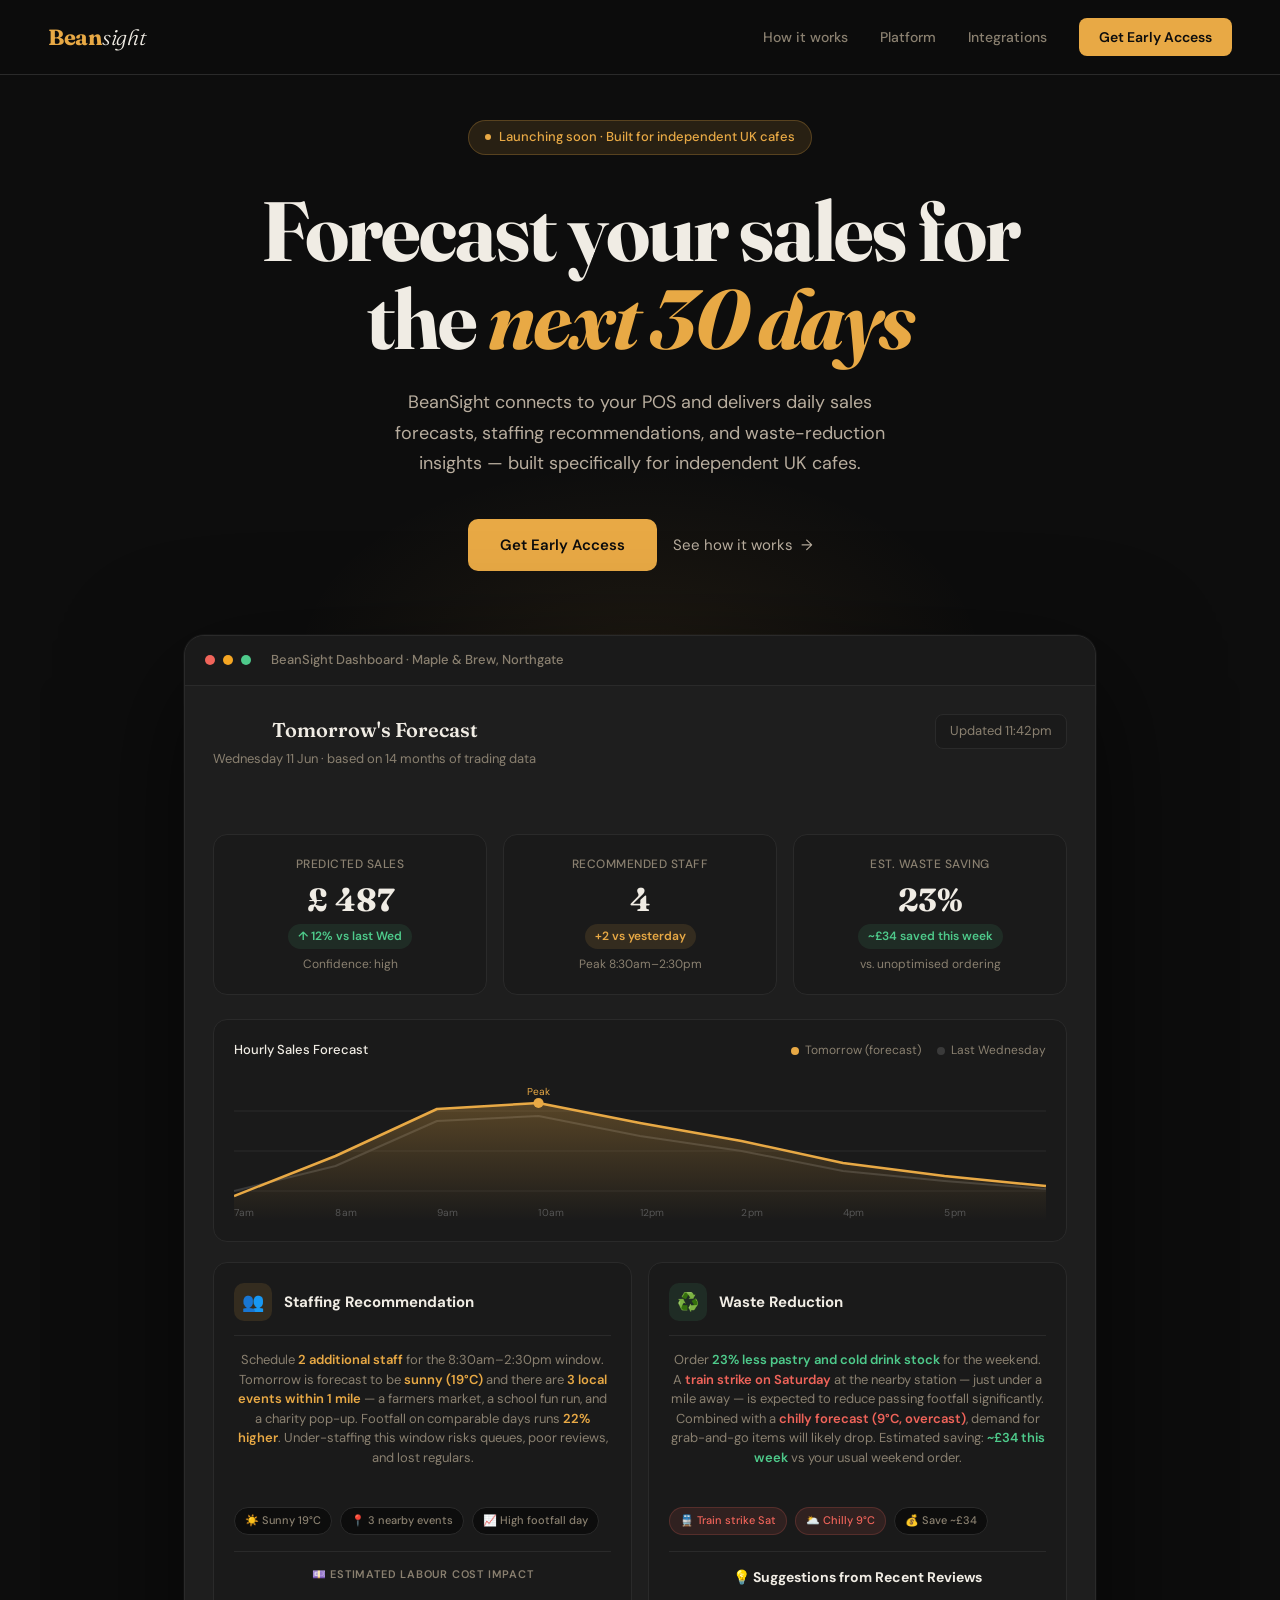
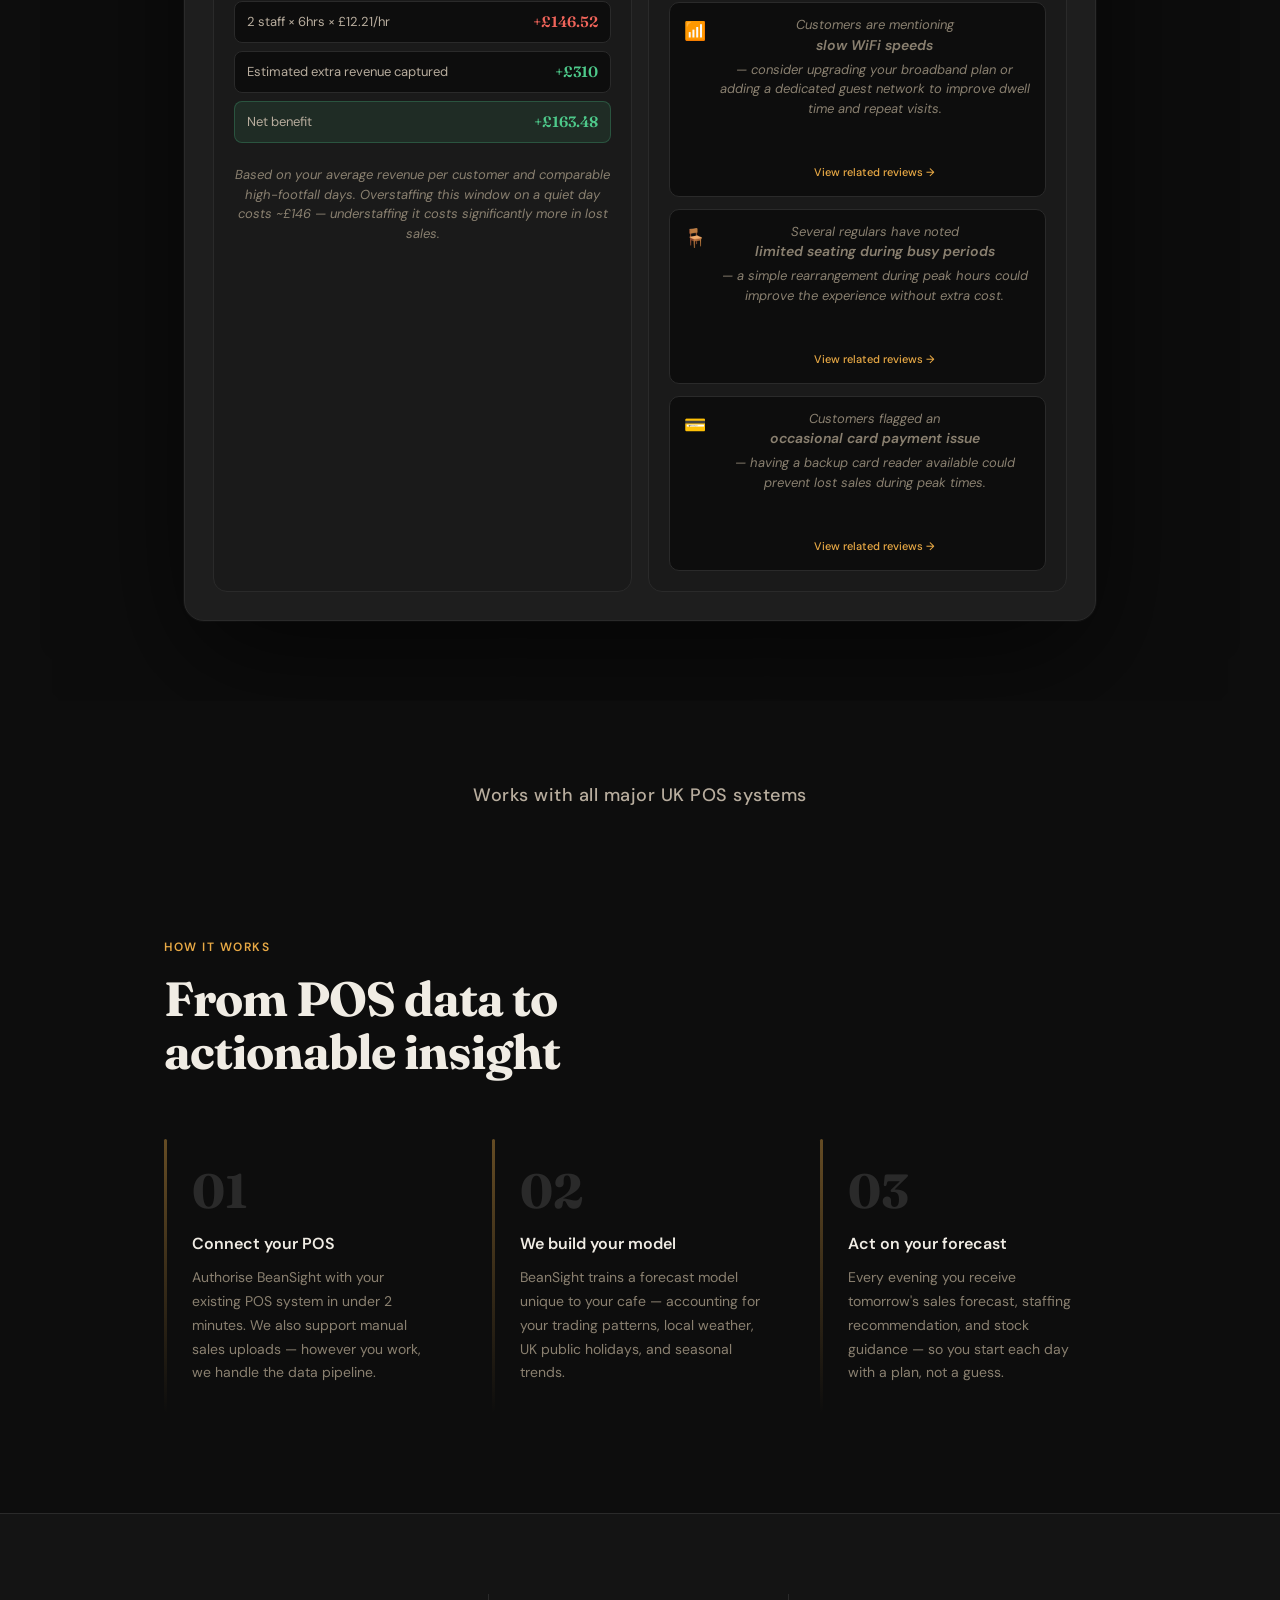
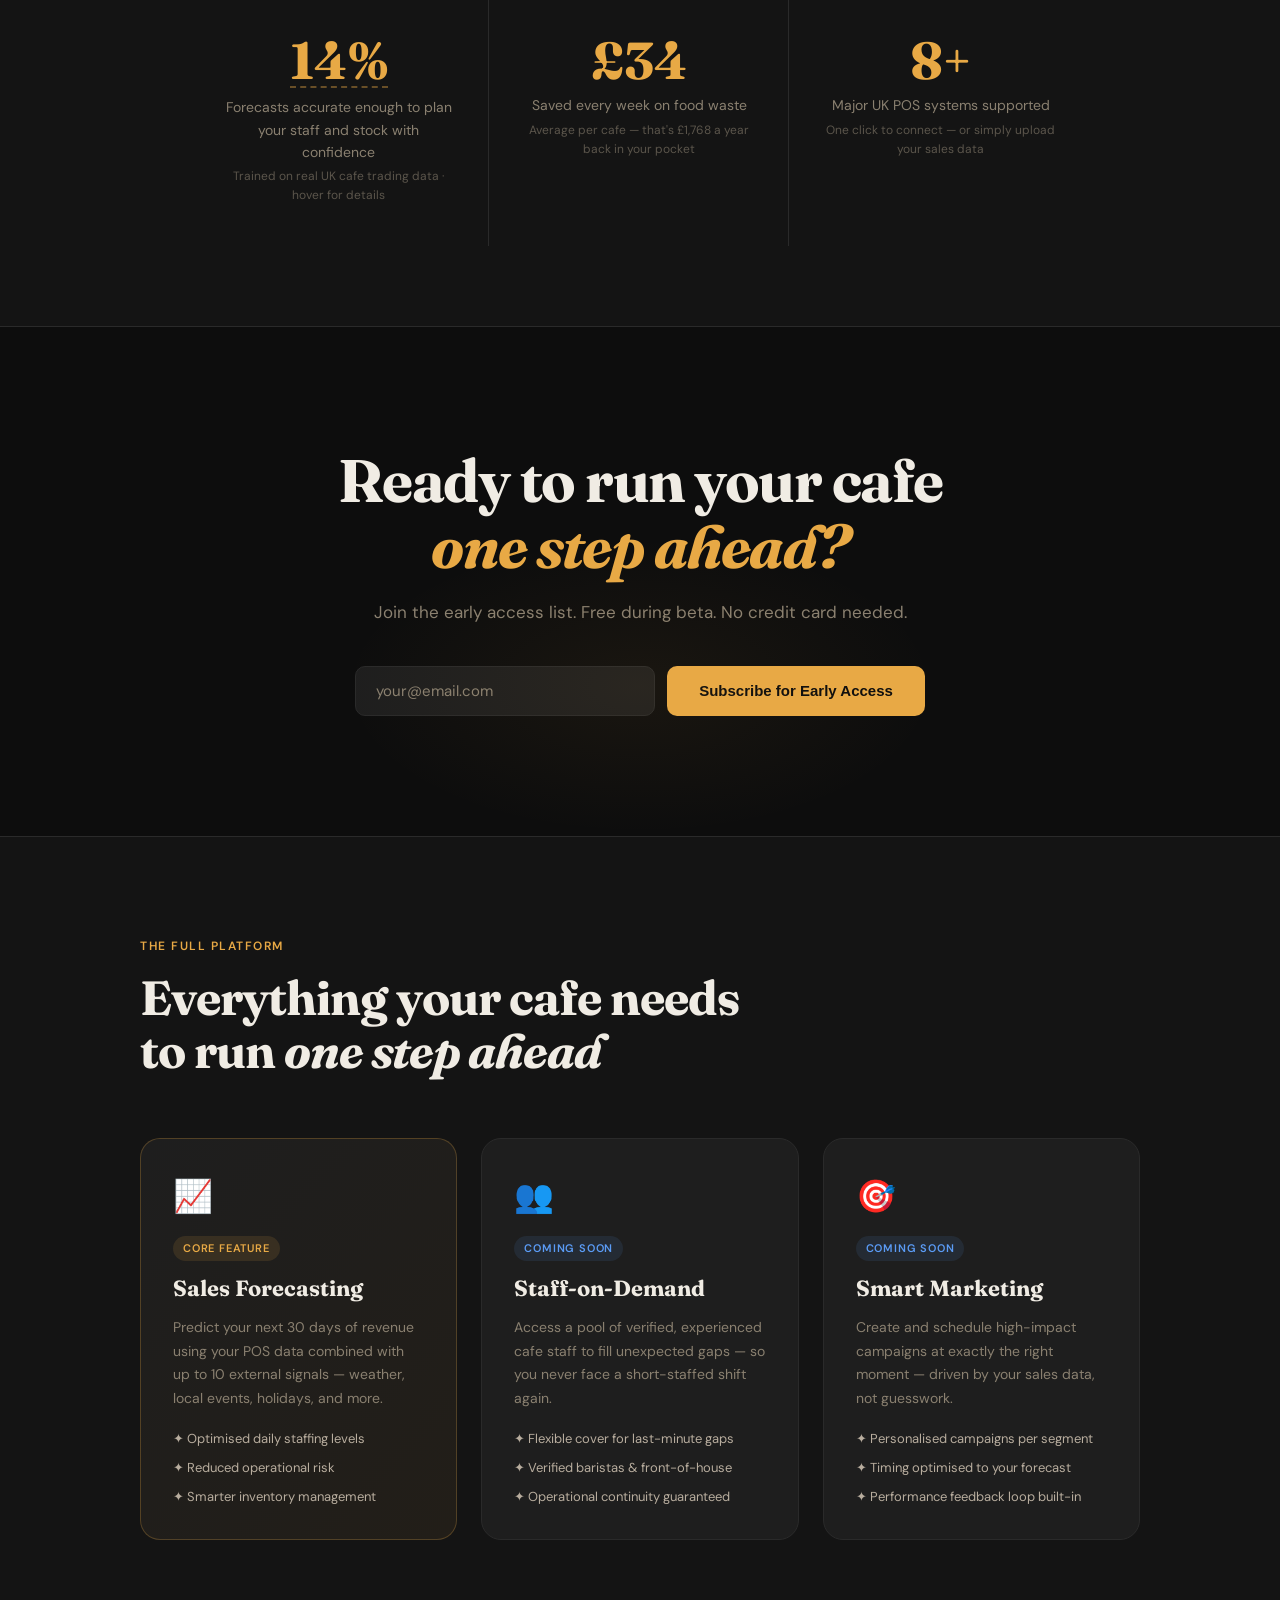
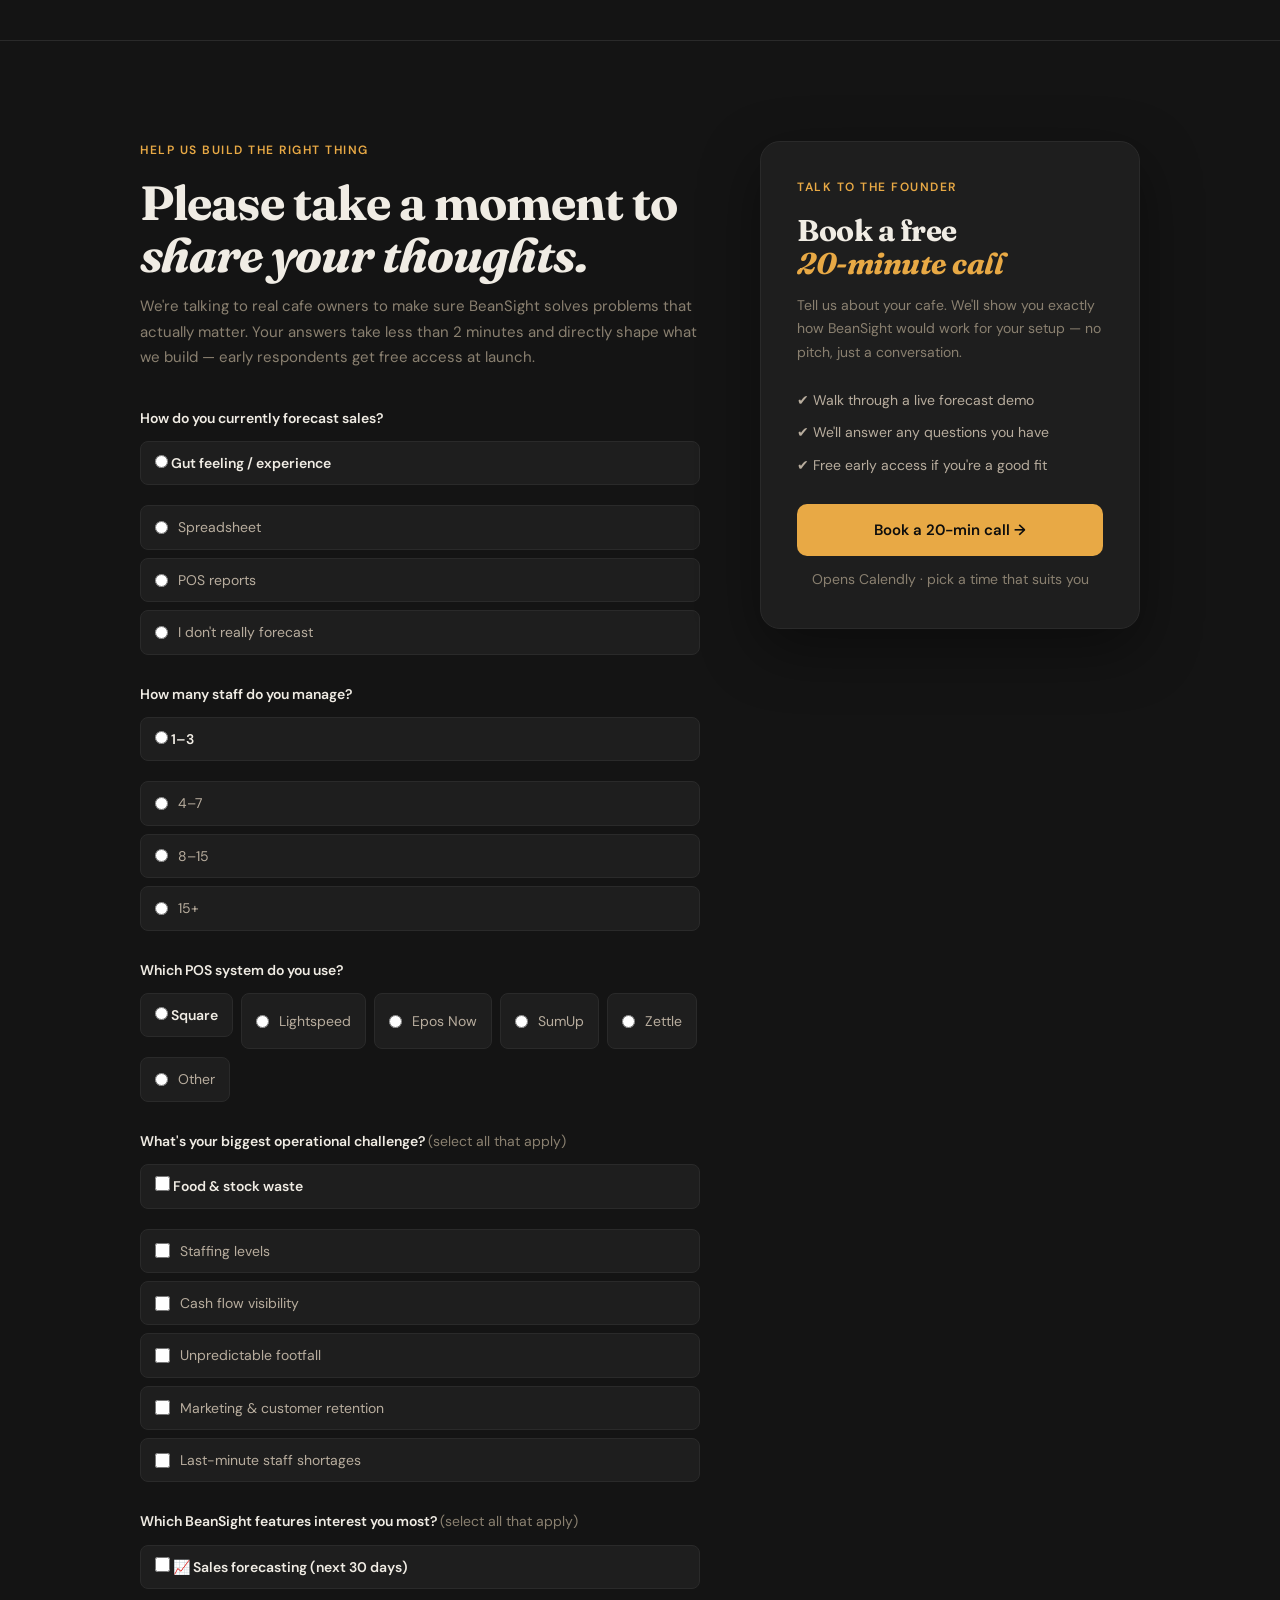
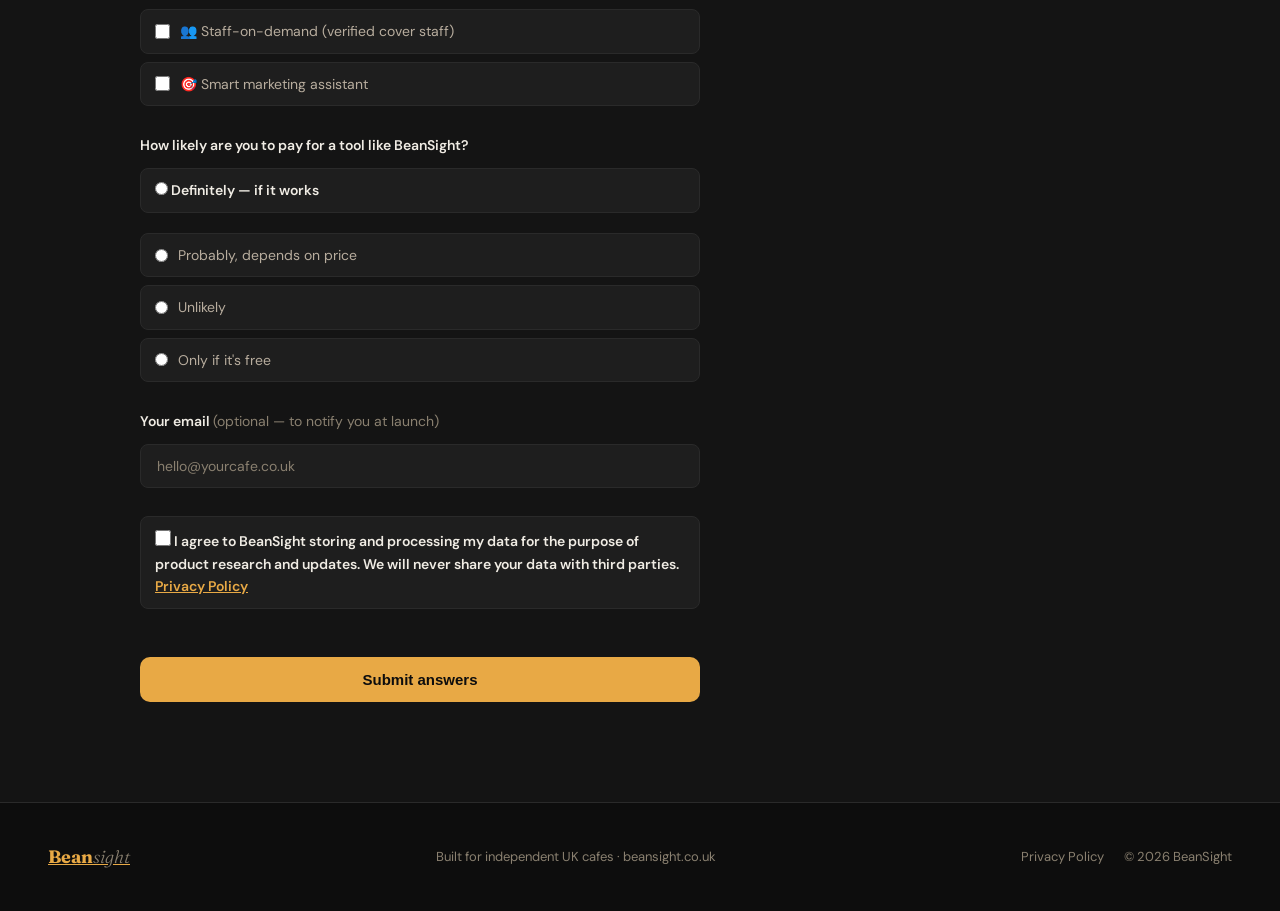
<file: index.html>
<!DOCTYPE html>
<html lang="en">
<head>
  <meta charset="UTF-8" />
  <meta name="viewport" content="width=device-width, initial-scale=1.0" />
  <title>BeanSight – Smarter Forecasting for Independent Cafes</title>
  <link rel="preconnect" href="https://fonts.googleapis.com" />
  <link rel="preconnect" href="https://fonts.gstatic.com" crossorigin />
  <link href="https://fonts.googleapis.com/css2?family=Fraunces:ital,wght@0,300;0,400;0,600;0,700;1,300;1,400&family=DM+Sans:wght@300;400;500;600&display=swap" rel="stylesheet" />
  <link rel="icon" type="image/png" href="favicon-32x32.png" />
  <style>
    *, *::before, *::after { box-sizing: border-box; margin: 0; padding: 0; }

    :root {
      --bg: #0d0d0d;
      --bg2: #141414;
      --bg3: #1a1a1a;
      --card: #1e1e1e;
      --border: #2a2a2a;
      --amber: #e8a945;
      --amber-light: #f2c06e;
      --amber-dim: rgba(232,169,69,0.12);
      --green: #4eca8b;
      --green-dim: rgba(78,202,139,0.1);
      --red: #f0645a;
      --red-dim: rgba(240,100,90,0.1);
      --blue: #5b9cf6;
      --text: #f0ece4;
      --text-muted: #8a8070;
      --text-mid: #b8ad9e;
      --radius: 14px;
    }

    html { scroll-behavior: smooth; }

    body {
      background: var(--bg);
      color: var(--text);
      font-family: 'DM Sans', sans-serif;
      font-size: 16px;
      line-height: 1.6;
      overflow-x: hidden;
      width: 100%;
      max-width: 100vw;
    }

    /* ── NAV ── */
    nav {
      position: fixed; top: 0; left: 0; right: 0; z-index: 100;
      display: flex; align-items: center; justify-content: space-between;
      padding: 18px 48px;
      background: rgba(13,13,13,0.85);
      backdrop-filter: blur(16px);
      border-bottom: 1px solid var(--border);
    }
    .nav-logo {
      font-family: 'Fraunces', serif;
      font-size: 22px; font-weight: 700;
      color: var(--amber);
      letter-spacing: -0.3px;
      text-decoration: none;
    }
    .nav-logo span { color: var(--text); font-weight: 300; font-style: italic; }
    .nav-links { display: flex; gap: 32px; align-items: center; }
    .nav-links a {
      color: var(--text-muted); text-decoration: none;
      font-size: 14px; font-weight: 500;
      transition: color 0.2s;
    }
    .nav-links a:hover { color: var(--text); }
    .nav-cta {
      background: var(--amber); color: #0d0d0d !important;
      padding: 8px 20px; border-radius: 8px;
      font-weight: 600 !important; font-size: 14px !important;
      transition: background 0.2s !important;
    }
    .nav-cta:hover { background: var(--amber-light) !important; color: #0d0d0d !important; }

    /* ── HERO ── */
    .hero {
      min-height: 100vh;
      display: flex; flex-direction: column;
      align-items: center; justify-content: center;
      text-align: center;
      padding: 120px 24px 80px;
      position: relative;
      overflow: hidden;
      width: 100%;
    }
    .hero-glow {
      position: absolute; top: 20%; left: 50%;
      transform: translateX(-50%);
      width: 700px; height: 400px;
      background: radial-gradient(ellipse, rgba(232,169,69,0.08) 0%, transparent 70%);
      pointer-events: none;
    }
    .hero-badge {
      display: inline-flex; align-items: center; gap: 8px;
      background: var(--amber-dim); border: 1px solid rgba(232,169,69,0.25);
      color: var(--amber); font-size: 13px; font-weight: 500;
      padding: 6px 16px; border-radius: 100px;
      margin-bottom: 32px;
      animation: fadeUp 0.6s ease both;
    }
    .hero-badge::before {
      content: ''; width: 6px; height: 6px;
      border-radius: 50%; background: var(--amber);
      animation: pulse 2s ease infinite;
    }
    @keyframes pulse {
      0%,100% { opacity: 1; transform: scale(1); }
      50% { opacity: 0.5; transform: scale(0.8); }
    }
    .hero h1 {
      font-family: 'Fraunces', serif;
      font-size: clamp(44px, 7vw, 84px);
      font-weight: 700; line-height: 1.05;
      letter-spacing: -2px;
      margin-bottom: 24px;
      animation: fadeUp 0.6s 0.1s ease both;
    }
    .hero h1 em {
      font-style: italic; color: var(--amber);
    }
    .hero p {
      max-width: 520px; font-size: 18px;
      color: var(--text-mid); line-height: 1.7;
      margin-bottom: 40px;
      animation: fadeUp 0.6s 0.2s ease both;
    }
    .hero-actions {
      display: flex; gap: 16px; align-items: center;
      animation: fadeUp 0.6s 0.3s ease both;
    }
    .btn-primary {
      background: var(--amber); color: #0d0d0d;
      padding: 14px 32px; border-radius: 10px;
      font-size: 15px; font-weight: 600;
      text-decoration: none; border: none; cursor: pointer;
      transition: background 0.2s, transform 0.15s;
      display: inline-block;
    }
    .btn-primary:hover { background: var(--amber-light); transform: translateY(-1px); }
    .btn-ghost {
      color: var(--text-mid); font-size: 15px;
      text-decoration: none; display: flex; align-items: center; gap: 8px;
      transition: color 0.2s;
    }
    .btn-ghost:hover { color: var(--text); }
    .btn-ghost::after { content: '→'; transition: transform 0.2s; }
    .btn-ghost:hover::after { transform: translateX(4px); }

    @keyframes fadeUp {
      from { opacity: 0; transform: translateY(20px); }
      to { opacity: 1; transform: translateY(0); }
    }

    /* ── DASHBOARD MOCKUP ── */
    .dashboard-wrap {
      width: 100%; max-width: 960px;
      margin: 64px auto 0;
      padding: 0 24px;
      animation: fadeUp 0.8s 0.4s ease both;
      box-sizing: border-box;
    }
    .dashboard {
      background: var(--card);
      border: 1px solid var(--border);
      border-radius: 20px;
      overflow: hidden;
      box-shadow: 0 40px 120px rgba(0,0,0,0.6), 0 0 0 1px rgba(255,255,255,0.04);
      width: 100%;
    }
    .dashboard-bar {
      background: var(--bg3); padding: 14px 20px;
      display: flex; align-items: center; gap: 8px;
      border-bottom: 1px solid var(--border);
    }
    .dot { width: 10px; height: 10px; border-radius: 50%; }
    .dot-r { background: #f0645a; }
    .dot-y { background: #f5a623; }
    .dot-g { background: #4eca8b; }
    .dash-title {
      margin-left: 12px; font-size: 13px; color: var(--text-muted);
      font-weight: 500;
    }
    .dashboard-inner { padding: 28px; }
    .dash-header {
      display: flex; justify-content: space-between; align-items: flex-start;
      margin-bottom: 24px;
    }
    .dash-header h3 {
      font-family: 'Fraunces', serif;
      font-size: 20px; font-weight: 600;
      color: var(--text);
    }
    .dash-header p { font-size: 13px; color: var(--text-muted); margin-top: 2px; }
    .dash-date {
      font-size: 13px; color: var(--text-muted);
      background: var(--bg3); border: 1px solid var(--border);
      padding: 6px 14px; border-radius: 8px;
    }

    /* Stat cards */
    .stat-row { display: grid; grid-template-columns: repeat(3, 1fr); gap: 16px; margin-bottom: 24px; }
    .stat-card {
      background: var(--bg3); border: 1px solid var(--border);
      border-radius: var(--radius); padding: 20px;
    }
    .stat-label { font-size: 12px; color: var(--text-muted); font-weight: 500; text-transform: uppercase; letter-spacing: 0.5px; margin-bottom: 10px; }
    .stat-value { font-family: 'Fraunces', serif; font-size: 32px; font-weight: 700; line-height: 1; }
    .stat-sub { font-size: 12px; color: var(--text-muted); margin-top: 6px; }
    .stat-pill {
      display: inline-flex; align-items: center; gap: 4px;
      font-size: 12px; font-weight: 600;
      padding: 3px 10px; border-radius: 100px;
      margin-top: 8px;
    }
    .pill-green { background: var(--green-dim); color: var(--green); }
    .pill-amber { background: var(--amber-dim); color: var(--amber); }
    .pill-red { background: var(--red-dim); color: var(--red); }

    /* Chart */
    .chart-area {
      background: var(--bg3); border: 1px solid var(--border);
      border-radius: var(--radius); padding: 20px;
      margin-bottom: 20px;
    }
    .chart-top { display: flex; justify-content: space-between; align-items: center; margin-bottom: 20px; }
    .chart-top span { font-size: 13px; font-weight: 500; }
    .chart-legend { display: flex; gap: 16px; }
    .legend-item { display: flex; align-items: center; gap: 6px; font-size: 12px; color: var(--text-muted); }
    .legend-dot { width: 8px; height: 8px; border-radius: 50%; }

    .chart-svg-wrap { width: 100%; overflow: hidden; }
    svg.chart { width: 100%; height: 140px; overflow: hidden; display: block; }

    /* Insight cards */
    .insight-row { display: grid; grid-template-columns: 1fr 1fr; gap: 16px; align-items: start; }
    .insight-card {
      background: var(--bg3); border: 1px solid var(--border);
      border-radius: var(--radius); padding: 20px;
      display: flex; flex-direction: column; gap: 14px;
      height: 100%;
    }
    .insight-card-header {
      display: flex; align-items: center; gap: 12px;
      padding-bottom: 14px;
      border-bottom: 1px solid var(--border);
    }
    .insight-icon {
      width: 38px; height: 38px; border-radius: 10px;
      display: flex; align-items: center; justify-content: center;
      font-size: 18px; flex-shrink: 0;
    }
    .icon-amber { background: var(--amber-dim); }
    .icon-green { background: var(--green-dim); }
    .insight-text strong { font-size: 14px; font-weight: 600; display: block; margin-bottom: 4px; }
    .insight-text p { font-size: 13px; color: var(--text-muted); line-height: 1.5; }
    .insight-text .highlight { color: var(--amber); font-weight: 600; }
    .insight-text .highlight-green { color: var(--green); font-weight: 600; }
    .insight-text .highlight-red { color: var(--red); font-weight: 600; }
    .signal-tags { display: flex; flex-wrap: wrap; gap: 8px; margin-top: 12px; }
    .signal-tag {
      font-size: 11px; font-weight: 500;
      background: var(--bg); border: 1px solid var(--border);
      color: var(--text-muted); padding: 4px 10px; border-radius: 100px;
    }
    .signal-tag.signal-red {
      background: var(--red-dim); border-color: rgba(240,100,90,0.2);
      color: var(--red);
    }
    .reviews-block {
      margin-top: 16px;
      border-top: 1px solid var(--border);
      padding-top: 14px;
      display: flex; flex-direction: column; gap: 12px;
    }
    .reviews-label {
      font-size: 11px; text-transform: uppercase; letter-spacing: 0.8px;
      color: var(--text-muted); font-weight: 600; margin-bottom: 2px;
    }
    .review-item {
      background: var(--bg); border: 1px solid var(--border);
      border-radius: 10px; padding: 12px 14px;
    }
    .review-stars { font-size: 11px; color: var(--amber); margin-bottom: 5px; letter-spacing: 1px; }
    .review-text { font-size: 12px; color: var(--text-mid); line-height: 1.55; font-style: italic; margin-bottom: 6px; }
    .review-meta { font-size: 11px; color: var(--text-muted); }
    .suggestion-row { display: flex; gap: 12px; align-items: flex-start; }
    .suggestion-icon { font-size: 18px; flex-shrink: 0; margin-top: 2px; }
    .review-link {
      display: inline-block; margin-top: 6px;
      font-size: 11px; color: var(--amber);
      text-decoration: none; font-weight: 500;
      transition: opacity 0.2s;
    }
    .review-link:hover { opacity: 0.75; }
    .cost-grid { display: flex; flex-direction: column; gap: 8px; margin-top: 4px; }
    .cost-row {
      display: flex; justify-content: space-between; align-items: center;
      font-size: 13px; padding: 8px 12px;
      background: var(--bg); border: 1px solid var(--border);
      border-radius: 8px;
    }
    .cost-row-total {
      border-color: rgba(78,202,139,0.25);
      background: var(--green-dim);
    }
    .cost-label { color: var(--text-mid); }
    .cost-value { font-weight: 600; font-family: 'Fraunces', serif; font-size: 15px; }
    .cost-pos { color: var(--green); }
    .cost-neg { color: var(--red); }
    .cost-note {
      font-size: 12px; color: var(--text-muted);
      line-height: 1.55; margin-top: 10px;
      font-style: italic;
    }

    /* ── PLATFORM PILLARS ── */
    .platform-section {
      padding: 100px 24px;
      background: var(--bg2);
      border-top: 1px solid var(--border);
    }
    .platform-inner { max-width: 1000px; margin: 0 auto; }
    .pillars-grid { display: grid; grid-template-columns: repeat(3, 1fr); gap: 24px; }
    .pillar-card {
      background: var(--card); border: 1px solid var(--border);
      border-radius: 20px; padding: 32px;
      display: flex; flex-direction: column; gap: 14px;
      transition: border-color 0.2s;
    }
    .pillar-card:hover { border-color: rgba(232,169,69,0.3); }
    .pillar-active { border-color: rgba(232,169,69,0.25); background: linear-gradient(135deg, #1e1e1e, #221e18); }
    .pillar-icon { font-size: 32px; }
    .pillar-tag {
      display: inline-block; font-size: 11px; font-weight: 600;
      text-transform: uppercase; letter-spacing: 0.8px;
      background: var(--amber-dim); color: var(--amber);
      padding: 4px 10px; border-radius: 100px; width: fit-content;
    }
    .pillar-tag-blue {
      background: rgba(91,156,246,0.1); color: var(--blue);
    }
    .pillar-card h3 {
      font-family: 'Fraunces', serif; font-size: 22px;
      font-weight: 700; line-height: 1.2;
    }
    .pillar-card p { font-size: 14px; color: var(--text-muted); line-height: 1.7; }
    .pillar-list { list-style: none; display: flex; flex-direction: column; gap: 8px; margin-top: 4px; }
    .pillar-list li { font-size: 13px; color: var(--text-mid); }

    /* ── TEAM ── */
    .team-section { padding: 100px 24px; }
    .team-inner { max-width: 1000px; margin: 0 auto; }
    .team-grid { display: grid; grid-template-columns: repeat(4, 1fr); gap: 20px; }
    .team-card {
      background: var(--card); border: 1px solid var(--border);
      border-radius: 16px; padding: 24px;
      display: flex; flex-direction: column; gap: 10px;
    }
    .team-avatar {
      width: 48px; height: 48px; border-radius: 12px;
      background: var(--amber-dim); border: 1px solid rgba(232,169,69,0.25);
      color: var(--amber); font-family: 'Fraunces', serif;
      font-size: 16px; font-weight: 700;
      display: flex; align-items: center; justify-content: center;
    }
    .team-card h4 { font-size: 15px; font-weight: 600; line-height: 1.3; }
    .team-role {
      font-size: 12px; color: var(--amber); font-weight: 500;
      text-transform: uppercase; letter-spacing: 0.5px;
    }
    .team-card p { font-size: 13px; color: var(--text-muted); line-height: 1.6; }

    .survey-section {
      padding: 100px 24px;
      border-top: 1px solid var(--border);
      background: var(--bg2);
    }
    .survey-inner {
      max-width: 1000px; margin: 0 auto;
      display: grid; grid-template-columns: 1fr 380px; gap: 60px; align-items: start;
      width: 100%;
    }
    .survey-desc { font-size: 15px; color: var(--text-muted); line-height: 1.7; margin-bottom: 36px; }
    .survey-form { display: flex; flex-direction: column; gap: 28px; }
    .survey-field label:first-child {
      display: block; font-size: 14px; font-weight: 600;
      margin-bottom: 12px; color: var(--text);
    }
    .radio-group { display: flex; flex-direction: column; gap: 8px; }
    .radio-group-wrap { flex-direction: row; flex-wrap: wrap; gap: 8px; }
    .radio-opt {
      display: flex; align-items: center; gap: 10px;
      font-size: 14px; color: var(--text-mid);
      background: var(--card); border: 1px solid var(--border);
      padding: 10px 14px; border-radius: 8px; cursor: pointer;
      transition: border-color 0.2s, color 0.2s;
    }
    .radio-opt:hover { border-color: var(--amber); color: var(--text); }
    .gdpr-opt { align-items: flex-start; font-size: 13px; line-height: 1.6; }
    .gdpr-opt input { margin-top: 3px; }
    .survey-input {
      width: 100%; background: var(--card); border: 1px solid var(--border);
      color: var(--text); padding: 12px 16px; border-radius: 8px;
      font-size: 14px; font-family: 'DM Sans', sans-serif; outline: none;
      transition: border-color 0.2s;
    }
    .survey-input:focus { border-color: var(--amber); }
    .survey-input::placeholder { color: var(--text-muted); }
    .survey-thanks {
      background: var(--green-dim); border: 1px solid rgba(78,202,139,0.25);
      color: var(--green); padding: 14px 18px; border-radius: 10px;
      font-size: 14px; font-weight: 500; margin-top: 8px;
    }

    /* Calendly card */
    .survey-right { position: sticky; top: 100px; }
    .calendly-card {
      background: var(--card); border: 1px solid var(--border);
      border-radius: 20px; padding: 36px;
      box-shadow: 0 20px 60px rgba(0,0,0,0.4);
    }
    .calendly-card h3 {
      font-family: 'Fraunces', serif;
      font-size: 30px; font-weight: 700;
      line-height: 1.1; letter-spacing: -0.5px;
      margin: 10px 0 14px;
    }
    .calendly-card h3 em { font-style: italic; color: var(--amber); }
    .calendly-card p { font-size: 14px; color: var(--text-muted); line-height: 1.7; margin-bottom: 24px; }
    .call-points {
      list-style: none; display: flex; flex-direction: column; gap: 10px;
      margin-bottom: 28px;
    }
    .call-points li { font-size: 14px; color: var(--text-mid); }
    .call-points li::before { margin-right: 4px; }
    .calendly-btn { display: block; text-align: center; width: 100%; }
    .calendly-note {
      font-size: 12px; color: var(--text-muted);
      text-align: center; margin-top: 12px; margin-bottom: 0 !important;
    }

    @media (max-width: 768px) {
      .survey-inner { grid-template-columns: 1fr; }
      .survey-right { position: static; }
    }

    /* ── LOGOS / POS STRIP ── */
    .pos-section {
      padding: 80px 24px 0;
      text-align: center;
      width: 100%;
    }
    .pos-section p { font-size: 18px; color: var(--text-mid); letter-spacing: 0.5px; margin-bottom: 28px; font-weight: 500; }
    .pos-logos {
      display: flex; flex-wrap: wrap;
      justify-content: center; align-items: center;
      gap: 12px; max-width: 780px; margin: 0 auto;
    }
    .pos-pill {
      background: var(--card); border: 1px solid var(--border);
      color: var(--text-mid); font-size: 13px; font-weight: 500;
      padding: 8px 18px; border-radius: 100px;
      transition: border-color 0.2s, color 0.2s;
    }
    .pos-pill:hover { border-color: var(--amber); color: var(--amber); }

    /* ── HOW IT WORKS ── */
    .how-section {
      padding: 100px 24px;
      max-width: 1000px; margin: 0 auto;
      width: 100%;
    }
    .section-eyebrow {
      font-size: 12px; text-transform: uppercase; letter-spacing: 1.5px;
      color: var(--amber); font-weight: 600; margin-bottom: 16px;
    }
    .section-title {
      font-family: 'Fraunces', serif;
      font-size: clamp(32px, 4vw, 48px);
      font-weight: 700; line-height: 1.1;
      letter-spacing: -1px; margin-bottom: 60px;
    }
    .steps { display: grid; grid-template-columns: repeat(3, 1fr); gap: 32px; }
    .step { position: relative; padding: 28px; }
    .step::before {
      content: ''; position: absolute; top: 0; left: 0;
      width: 3px; height: 100%;
      background: linear-gradient(to bottom, var(--amber), transparent);
      border-radius: 2px; opacity: 0.4;
    }
    .step-num {
      font-family: 'Fraunces', serif; font-size: 48px;
      font-weight: 700; color: var(--border);
      line-height: 1; margin-bottom: 16px;
    }
    .step h4 { font-size: 16px; font-weight: 600; margin-bottom: 10px; }
    .step p { font-size: 14px; color: var(--text-muted); line-height: 1.7; }

    /* ── METRICS ── */
    .metrics-section {
      padding: 80px 24px;
      background: var(--bg2);
      border-top: 1px solid var(--border);
      border-bottom: 1px solid var(--border);
    }
    .metrics-inner { max-width: 900px; margin: 0 auto; }
    .metrics-grid { display: grid; grid-template-columns: repeat(3, 1fr); gap: 2px; }
    .metric-block {
      padding: 40px 32px; text-align: center;
      border-right: 1px solid var(--border);
    }
    .metric-block:last-child { border-right: none; }
    .metric-num {
      font-family: 'Fraunces', serif; font-size: 52px;
      font-weight: 700; color: var(--amber); line-height: 1;
      margin-bottom: 8px;
    }
    .metric-label { font-size: 14px; color: var(--text-muted); }
    .metric-sub { font-size: 12px; color: var(--text-muted); margin-top: 4px; opacity: 0.6; }
    .tooltip-wrap {
      position: relative; display: inline-block;
      cursor: help;
      border-bottom: 2px dashed rgba(232,169,69,0.4);
    }
    .tooltip {
      display: none;
      position: absolute; bottom: 120%; left: 50%;
      transform: translateX(-50%);
      background: var(--card); border: 1px solid var(--border);
      color: var(--text-mid); font-size: 13px;
      font-family: 'DM Sans', sans-serif;
      font-weight: 400; line-height: 1.6;
      padding: 14px 16px; border-radius: 12px;
      width: 280px; text-align: left;
      box-shadow: 0 8px 32px rgba(0,0,0,0.4);
      z-index: 10;
    }
    .tooltip strong { color: var(--amber); font-size: 12px; }
    .tooltip-wrap:hover .tooltip { display: block; }

    /* ── CTA ── */
    .cta-section {
      padding: 120px 24px;
      text-align: center;
      position: relative; overflow: hidden;
    }
    .cta-glow {
      position: absolute; bottom: 0; left: 50%;
      transform: translateX(-50%);
      width: 600px; height: 300px;
      background: radial-gradient(ellipse, rgba(232,169,69,0.06) 0%, transparent 70%);
      pointer-events: none;
    }
    .cta-section h2 {
      font-family: 'Fraunces', serif;
      font-size: clamp(36px, 5vw, 60px);
      font-weight: 700; line-height: 1.1;
      letter-spacing: -1.5px; margin-bottom: 20px;
    }
    .cta-section h2 em { font-style: italic; color: var(--amber); }
    .cta-section p { font-size: 17px; color: var(--text-muted); margin-bottom: 40px; }
    .cta-form {
      display: flex; gap: 12px; justify-content: center;
      flex-wrap: wrap; width: 100%; max-width: 600px; margin: 0 auto;
    }
    .cta-input {
      background: var(--card); border: 1px solid var(--border);
      color: var(--text); padding: 14px 20px;
      border-radius: 10px; font-size: 15px;
      flex: 1; min-width: 200px; max-width: 300px; outline: none;
      font-family: 'DM Sans', sans-serif;
      transition: border-color 0.2s;
    }
    .cta-input:focus { border-color: var(--amber); }
    .cta-input::placeholder { color: var(--text-muted); }

    /* ── FOOTER ── */
    footer {
      padding: 40px 48px;
      border-top: 1px solid var(--border);
      display: flex; justify-content: space-between; align-items: center;
      flex-wrap: wrap; gap: 16px;
    }
    .footer-logo {
      font-family: 'Fraunces', serif; font-size: 18px;
      font-weight: 700; color: var(--amber);
    }
    .footer-logo span { color: var(--text-muted); font-weight: 300; font-style: italic; }
    footer p { font-size: 13px; color: var(--text-muted); }

    @media (max-width: 768px) {
      /* Nav */
      nav { padding: 14px 20px; }
      .nav-links { display: none; }

      /* Hero */
      .hero { padding: 100px 16px 60px; }
      .hero h1 { font-size: 36px; letter-spacing: -1px; }
      .hero p { font-size: 15px; max-width: 100%; }
      .hero-actions { flex-direction: column; align-items: stretch; gap: 12px; width: 100%; }
      .btn-primary { width: 100%; text-align: center; box-sizing: border-box; }
      .btn-ghost { justify-content: center; }

      /* Dashboard */
      .dashboard-wrap { padding: 0 12px; margin-top: 40px; }
      .dashboard-inner { padding: 14px; }
      .stat-row { grid-template-columns: 1fr 1fr; gap: 10px; }
      .stat-value { font-size: 22px; }
      .dash-header { flex-direction: column; gap: 8px; align-items: flex-start; }
      .dash-date { font-size: 11px; }
      .insight-row { grid-template-columns: 1fr; }
      .chart-top { flex-direction: column; gap: 10px; align-items: flex-start; }
      .chart-legend { flex-wrap: wrap; gap: 8px; }

      /* POS */
      .pos-section { padding: 60px 16px 0; }

      /* How it works */
      .how-section { padding: 60px 16px; }
      .steps { grid-template-columns: 1fr; gap: 24px; }
      .step { padding: 20px; }

      /* Metrics */
      .metrics-section { padding: 60px 16px; }
      .metrics-grid { grid-template-columns: 1fr; }
      .metric-block { border-right: none; border-bottom: 1px solid var(--border); padding: 28px 20px; }
      .metric-block:last-child { border-bottom: none; }
      .metric-num { font-size: 40px; }

      /* Platform pillars */
      .platform-section { padding: 60px 16px; }
      .pillars-grid { grid-template-columns: 1fr; gap: 16px; }

      /* CTA */
      .cta-section { padding: 80px 16px; }
      .cta-form { flex-direction: column; align-items: stretch; }
      .cta-input { width: 100%; max-width: 100%; box-sizing: border-box; }

      /* Survey */
      .survey-section { padding: 60px 16px; }
      .survey-inner { grid-template-columns: 1fr; gap: 40px; }
      .survey-right { position: static; }
      .radio-group-wrap { flex-direction: column; }
      .calendly-card { padding: 24px; }

      /* Footer */
      footer { padding: 32px 20px; flex-direction: column; align-items: flex-start; gap: 8px; }
    }

    @media (max-width: 480px) {
      .stat-row { grid-template-columns: 1fr; }
      .hero h1 { font-size: 30px; }
      .dashboard-inner { padding: 10px; }
      .cost-grid .cost-row { flex-direction: column; gap: 4px; align-items: flex-start; }
      .signal-tags { gap: 6px; }
      .signal-tag { font-size: 10px; padding: 3px 8px; }
      .hero-badge { font-size: 11px; padding: 5px 12px; text-align: center; }
    }
  </style>
</head>
<body>

<!-- NAV -->
<nav>
  <a href="/" class="nav-logo">Bean<span>sight</span></a>
  <div class="nav-links">
    <a href="#how">How it works</a>
    <a href="#platform">Platform</a>
    <a href="#pos">Integrations</a>
    <a href="#waitlist" class="nav-cta">Get Early Access</a>
  </div>
</nav>

<!-- HERO -->
<section class="hero">
  <div class="hero-glow"></div>
  <div class="hero-badge">Launching soon · Built for independent UK cafes</div>
  <h1>Forecast your sales for<br/>the <em>next 30 days</em></h1>
  <p>BeanSight connects to your POS and delivers daily sales forecasts, staffing recommendations, and waste-reduction insights — built specifically for independent UK cafes.</p>
  <div class="hero-actions">
    <a href="#waitlist" class="btn-primary">Get Early Access</a>
    <a href="#how" class="btn-ghost">See how it works</a>
  </div>

  <!-- DASHBOARD MOCKUP -->
  <div class="dashboard-wrap">
    <div class="dashboard">
      <div class="dashboard-bar">
        <div class="dot dot-r"></div>
        <div class="dot dot-y"></div>
        <div class="dot dot-g"></div>
        <span class="dash-title">BeanSight Dashboard · Maple & Brew, Northgate</span>
      </div>
      <div class="dashboard-inner">
        <div class="dash-header">
          <div>
            <h3>Tomorrow's Forecast</h3>
            <p>Wednesday 11 Jun · based on 14 months of trading data</p>
          </div>
          <div class="dash-date">Updated 11:42pm</div>
        </div>

        <div class="stat-row">
          <div class="stat-card">
            <div class="stat-label">Predicted Sales</div>
            <div class="stat-value">£ 487</div>
            <div class="stat-pill pill-green">↑ 12% vs last Wed</div>
            <div class="stat-sub">Confidence: high</div>
          </div>
          <div class="stat-card">
            <div class="stat-label">Recommended Staff</div>
            <div class="stat-value">4</div>
            <div class="stat-pill pill-amber">+2 vs yesterday</div>
            <div class="stat-sub">Peak 8:30am–2:30pm</div>
          </div>
          <div class="stat-card">
            <div class="stat-label">Est. Waste Saving</div>
            <div class="stat-value">23%</div>
            <div class="stat-pill pill-green">~£34 saved this week</div>
            <div class="stat-sub">vs. unoptimised ordering</div>
          </div>
        </div>

        <!-- Chart -->
        <div class="chart-area">
          <div class="chart-top">
            <span>Hourly Sales Forecast</span>
            <div class="chart-legend">
              <div class="legend-item"><div class="legend-dot" style="background:#e8a945"></div>Tomorrow (forecast)</div>
              <div class="legend-item"><div class="legend-dot" style="background:#3a3a3a"></div>Last Wednesday</div>
            </div>
          </div>
          <div class="chart-svg-wrap">
            <svg class="chart" viewBox="0 0 800 140" preserveAspectRatio="none">
              <!-- Grid lines -->
              <line x1="0" y1="30" x2="800" y2="30" stroke="#2a2a2a" stroke-width="1"/>
              <line x1="0" y1="70" x2="800" y2="70" stroke="#2a2a2a" stroke-width="1"/>
              <line x1="0" y1="110" x2="800" y2="110" stroke="#2a2a2a" stroke-width="1"/>

              <!-- Last week line (grey) -->
              <polyline
                points="0,110 100,85 200,40 300,35 400,55 500,70 600,90 700,100 800,108"
                fill="none" stroke="#3a3a3a" stroke-width="2" stroke-linejoin="round"/>

              <!-- Forecast area fill -->
              <path
                d="M0,115 L100,75 L200,28 L300,22 L400,42 L500,60 L600,82 L700,95 L800,105 L800,140 L0,140 Z"
                fill="url(#chartGrad)" opacity="0.3"/>

              <!-- Forecast line (amber) -->
              <polyline
                points="0,115 100,75 200,28 300,22 400,42 500,60 600,82 700,95 800,105"
                fill="none" stroke="#e8a945" stroke-width="2.5" stroke-linejoin="round"/>

              <!-- Peak dot -->
              <circle cx="300" cy="22" r="5" fill="#e8a945"/>
              <text x="300" y="14" text-anchor="middle" fill="#e8a945" font-size="10" font-family="DM Sans">Peak</text>

              <defs>
                <linearGradient id="chartGrad" x1="0" y1="0" x2="0" y2="1">
                  <stop offset="0%" stop-color="#e8a945"/>
                  <stop offset="100%" stop-color="#e8a945" stop-opacity="0"/>
                </linearGradient>
              </defs>

              <!-- X labels -->
              <text x="0" y="135" fill="#555" font-size="10" font-family="DM Sans">7am</text>
              <text x="100" y="135" fill="#555" font-size="10" font-family="DM Sans">8am</text>
              <text x="200" y="135" fill="#555" font-size="10" font-family="DM Sans">9am</text>
              <text x="300" y="135" fill="#555" font-size="10" font-family="DM Sans">10am</text>
              <text x="400" y="135" fill="#555" font-size="10" font-family="DM Sans">12pm</text>
              <text x="500" y="135" fill="#555" font-size="10" font-family="DM Sans">2pm</text>
              <text x="600" y="135" fill="#555" font-size="10" font-family="DM Sans">4pm</text>
              <text x="700" y="135" fill="#555" font-size="10" font-family="DM Sans">5pm</text>
            </svg>
          </div>
        </div>

        <!-- Insight cards -->
        <div class="insight-row">
          <div class="insight-card">
            <div class="insight-card-header">
              <div class="insight-icon icon-amber">👥</div>
              <strong style="font-size:15px;font-weight:700;">Staffing Recommendation</strong>
            </div>
            <div class="insight-text">
              <p>Schedule <span class="highlight">2 additional staff</span> for the 8:30am–2:30pm window. Tomorrow is forecast to be <span class="highlight">sunny (19°C)</span> and there are <span class="highlight">3 local events within 1 mile</span> — a farmers market, a school fun run, and a charity pop-up. Footfall on comparable days runs <span class="highlight">22% higher</span>. Under-staffing this window risks queues, poor reviews, and lost regulars.</p>
              <div class="signal-tags">
                <span class="signal-tag">☀️ Sunny 19°C</span>
                <span class="signal-tag">📍 3 nearby events</span>
                <span class="signal-tag">📈 High footfall day</span>
              </div>
              <div class="reviews-block">
                <div class="reviews-label">💷 Estimated labour cost impact</div>
                <div class="cost-grid">
                  <div class="cost-row">
                    <span class="cost-label">2 staff × 6hrs × £12.21/hr</span>
                    <span class="cost-value cost-neg">+£146.52</span>
                  </div>
                  <div class="cost-row">
                    <span class="cost-label">Estimated extra revenue captured</span>
                    <span class="cost-value cost-pos">+£310</span>
                  </div>
                  <div class="cost-row cost-row-total">
                    <span class="cost-label">Net benefit</span>
                    <span class="cost-value cost-pos">+£163.48</span>
                  </div>
                </div>
                <p class="cost-note">Based on your average revenue per customer and comparable high-footfall days. Overstaffing this window on a quiet day costs ~£146 — understaffing it costs significantly more in lost sales.</p>
              </div>
            </div>
          </div>
          <div class="insight-card insight-card-tall">
            <div class="insight-card-header">
              <div class="insight-icon icon-green">♻️</div>
              <strong style="font-size:15px;font-weight:700;">Waste Reduction</strong>
            </div>
            <div class="insight-text">
              <p>Order <span class="highlight-green">23% less pastry and cold drink stock</span> for the weekend. A <span class="highlight-red">train strike on Saturday</span> at the nearby station — just under a mile away — is expected to reduce passing footfall significantly. Combined with a <span class="highlight-red">chilly forecast (9°C, overcast)</span>, demand for grab-and-go items will likely drop. Estimated saving: <span class="highlight-green">~£34 this week</span> vs your usual weekend order.</p>
              <div class="signal-tags">
                <span class="signal-tag signal-red">🚆 Train strike Sat</span>
                <span class="signal-tag signal-red">🌥️ Chilly 9°C</span>
                <span class="signal-tag">💰 Save ~£34</span>
              </div>
              <div class="reviews-block">
                <div class="reviews-label" style="font-size:14px;font-weight:700;color:var(--text);text-transform:none;letter-spacing:0;">💡 Suggestions from Recent Reviews</div>
                <div class="review-item">
                  <div class="suggestion-row">
                    <span class="suggestion-icon">📶</span>
                    <div>
                      <p class="review-text">Customers are mentioning <strong>slow WiFi speeds</strong> — consider upgrading your broadband plan or adding a dedicated guest network to improve dwell time and repeat visits.</p>
                      <a class="review-link" href="https://reviews.beansight.co.uk/maple-brew/wifi" target="_blank">View related reviews →</a>
                    </div>
                  </div>
                </div>
                <div class="review-item">
                  <div class="suggestion-row">
                    <span class="suggestion-icon">🪑</span>
                    <div>
                      <p class="review-text">Several regulars have noted <strong>limited seating during busy periods</strong> — a simple rearrangement during peak hours could improve the experience without extra cost.</p>
                      <a class="review-link" href="https://reviews.beansight.co.uk/maple-brew/seating" target="_blank">View related reviews →</a>
                    </div>
                  </div>
                </div>
                <div class="review-item">
                  <div class="suggestion-row">
                    <span class="suggestion-icon">💳</span>
                    <div>
                      <p class="review-text">Customers flagged an <strong>occasional card payment issue</strong> — having a backup card reader available could prevent lost sales during peak times.</p>
                      <a class="review-link" href="https://reviews.beansight.co.uk/maple-brew/payments" target="_blank">View related reviews →</a>
                    </div>
                  </div>
                </div>
              </div>
            </div>
          </div>
        </div>

      </div>
    </div>
  </div>
</section>

<!-- POS LOGOS -->
<section class="pos-section" id="pos">
  <p>Works with all major UK POS systems</p>
</section>

<!-- HOW IT WORKS -->
<section class="how-section" id="how">
  <div class="section-eyebrow">How it works</div>
  <div class="section-title">From POS data to<br/>actionable insight</div>
  <div class="steps">
    <div class="step">
      <div class="step-num">01</div>
      <h4>Connect your POS</h4>
      <p>Authorise BeanSight with your existing POS system in under 2 minutes. We also support manual sales uploads — however you work, we handle the data pipeline.</p>
    </div>
    <div class="step">
      <div class="step-num">02</div>
      <h4>We build your model</h4>
      <p>BeanSight trains a forecast model unique to your cafe — accounting for your trading patterns, local weather, UK public holidays, and seasonal trends.</p>
    </div>
    <div class="step">
      <div class="step-num">03</div>
      <h4>Act on your forecast</h4>
      <p>Every evening you receive tomorrow's sales forecast, staffing recommendation, and stock guidance — so you start each day with a plan, not a guess.</p>
    </div>
  </div>
</section>

<!-- METRICS -->
<section class="metrics-section">
  <div class="metrics-inner">
    <div class="metrics-grid">
      <div class="metric-block">
        <div class="metric-num tooltip-wrap">14%
          <div class="tooltip">
            <strong>MAPE — Mean Absolute Percentage Error</strong><br/>
            On average, our forecasts deviate by just 14% from actual sales. So if your cafe turns over £500 on a typical Wednesday, BeanSight will forecast within £70 of that — accurate enough to plan staffing and stock with confidence.
          </div>
        </div>
        <div class="metric-label">Forecasts accurate enough to plan your staff and stock with confidence</div>
        <div class="metric-sub">Trained on real UK cafe trading data · hover for details</div>
      </div>
      <div class="metric-block">
        <div class="metric-num">£34</div>
        <div class="metric-label">Saved every week on food waste</div>
        <div class="metric-sub">Average per cafe — that's £1,768 a year back in your pocket</div>
      </div>
      <div class="metric-block">
        <div class="metric-num">8+</div>
        <div class="metric-label">Major UK POS systems supported</div>
        <div class="metric-sub">One click to connect — or simply upload your sales data</div>
      </div>
    </div>
  </div>
</section>

<!-- CTA -->
<section class="cta-section" id="waitlist">
  <div class="cta-glow"></div>
  <h2>Ready to run your cafe<br/><em>one step ahead?</em></h2>
  <p>Join the early access list. Free during beta. No credit card needed.</p>
  <div class="cta-form">
    <input class="cta-input" type="email" placeholder="your@email.com" id="ctaEmail"/>
    <button class="btn-primary" onclick="subscribeEmail()">Subscribe for Early Access</button>
  </div>
  <div id="ctaThanks" style="display:none;margin-top:16px;font-size:14px;color:var(--green);">✅ You're on the list — we'll be in touch!</div>
</section>

<!-- PLATFORM PILLARS -->
<section class="platform-section" id="platform">
  <div class="platform-inner">
    <div class="section-eyebrow">The full platform</div>
    <div class="section-title">Everything your cafe needs<br/>to run <em>one step ahead</em></div>
    <div class="pillars-grid">

      <div class="pillar-card pillar-active">
        <div class="pillar-icon">📈</div>
        <div class="pillar-tag">Core feature</div>
        <h3>Sales Forecasting</h3>
        <p>Predict your next 30 days of revenue using your POS data combined with up to 10 external signals — weather, local events, holidays, and more.</p>
        <ul class="pillar-list">
          <li>✦ Optimised daily staffing levels</li>
          <li>✦ Reduced operational risk</li>
          <li>✦ Smarter inventory management</li>
        </ul>
      </div>

      <div class="pillar-card">
        <div class="pillar-icon">👥</div>
        <div class="pillar-tag pillar-tag-blue">Coming soon</div>
        <h3>Staff-on-Demand</h3>
        <p>Access a pool of verified, experienced cafe staff to fill unexpected gaps — so you never face a short-staffed shift again.</p>
        <ul class="pillar-list">
          <li>✦ Flexible cover for last-minute gaps</li>
          <li>✦ Verified baristas & front-of-house</li>
          <li>✦ Operational continuity guaranteed</li>
        </ul>
      </div>

      <div class="pillar-card">
        <div class="pillar-icon">🎯</div>
        <div class="pillar-tag pillar-tag-blue">Coming soon</div>
        <h3>Smart Marketing</h3>
        <p>Create and schedule high-impact campaigns at exactly the right moment — driven by your sales data, not guesswork.</p>
        <ul class="pillar-list">
          <li>✦ Personalised campaigns per segment</li>
          <li>✦ Timing optimised to your forecast</li>
          <li>✦ Performance feedback loop built-in</li>
        </ul>
      </div>

    </div>
  </div>
</section>



<!-- PMF SURVEY + CALENDLY -->
<section class="survey-section" id="survey">
  <div class="survey-inner">
    <div class="survey-left">
      <div class="section-eyebrow">Help us build the right thing</div>
      <h2 class="section-title" style="margin-bottom:12px;">Please take a moment to<br/><em>share your thoughts.</em></h2>
      <p class="survey-desc">We're talking to real cafe owners to make sure BeanSight solves problems that actually matter. Your answers take less than 2 minutes and directly shape what we build — early respondents get free access at launch.</p>

      <div class="survey-form" id="surveyForm">
        <!-- Q1 -->
        <div class="survey-field">
          <label>How do you currently forecast sales?</label>
          <div class="radio-group">
            <label class="radio-opt"><input type="radio" name="forecast" value="gut"/> Gut feeling / experience</label>
            <label class="radio-opt"><input type="radio" name="forecast" value="spreadsheet"/> Spreadsheet</label>
            <label class="radio-opt"><input type="radio" name="forecast" value="pos"/> POS reports</label>
            <label class="radio-opt"><input type="radio" name="forecast" value="nothing"/> I don't really forecast</label>
          </div>
        </div>

        <!-- Q2 -->
        <div class="survey-field">
          <label>How many staff do you manage?</label>
          <div class="radio-group">
            <label class="radio-opt"><input type="radio" name="staff" value="1-3"/> 1–3</label>
            <label class="radio-opt"><input type="radio" name="staff" value="4-7"/> 4–7</label>
            <label class="radio-opt"><input type="radio" name="staff" value="8-15"/> 8–15</label>
            <label class="radio-opt"><input type="radio" name="staff" value="15+"/> 15+</label>
          </div>
        </div>

        <!-- Q3 -->
        <div class="survey-field">
          <label>Which POS system do you use?</label>
          <div class="radio-group radio-group-wrap">
            <label class="radio-opt"><input type="radio" name="pos" value="square"/> Square</label>
            <label class="radio-opt"><input type="radio" name="pos" value="lightspeed"/> Lightspeed</label>
            <label class="radio-opt"><input type="radio" name="pos" value="eposnow"/> Epos Now</label>
            <label class="radio-opt"><input type="radio" name="pos" value="sumup"/> SumUp</label>
            <label class="radio-opt"><input type="radio" name="pos" value="zettle"/> Zettle</label>
            <label class="radio-opt"><input type="radio" name="pos" value="other"/> Other</label>
          </div>
        </div>

        <!-- Q4 -->
        <div class="survey-field">
          <label>What's your biggest operational challenge? <span style="color:var(--text-muted);font-weight:400">(select all that apply)</span></label>
          <div class="radio-group">
            <label class="radio-opt"><input type="checkbox" name="challenge" value="waste" style="accent-color:var(--amber);width:15px;height:15px;flex-shrink:0;"/> Food & stock waste</label>
            <label class="radio-opt"><input type="checkbox" name="challenge" value="staffing" style="accent-color:var(--amber);width:15px;height:15px;flex-shrink:0;"/> Staffing levels</label>
            <label class="radio-opt"><input type="checkbox" name="challenge" value="cashflow" style="accent-color:var(--amber);width:15px;height:15px;flex-shrink:0;"/> Cash flow visibility</label>
            <label class="radio-opt"><input type="checkbox" name="challenge" value="footfall" style="accent-color:var(--amber);width:15px;height:15px;flex-shrink:0;"/> Unpredictable footfall</label>
            <label class="radio-opt"><input type="checkbox" name="challenge" value="marketing" style="accent-color:var(--amber);width:15px;height:15px;flex-shrink:0;"/> Marketing & customer retention</label>
            <label class="radio-opt"><input type="checkbox" name="challenge" value="lastminute" style="accent-color:var(--amber);width:15px;height:15px;flex-shrink:0;"/> Last-minute staff shortages</label>
          </div>
        </div>

        <!-- Q5 -->
        <div class="survey-field">
          <label>Which BeanSight features interest you most? <span style="color:var(--text-muted);font-weight:400">(select all that apply)</span></label>
          <div class="radio-group">
            <label class="radio-opt"><input type="checkbox" name="feature" value="forecast" style="accent-color:var(--amber);width:15px;height:15px;flex-shrink:0;"/> 📈 Sales forecasting (next 30 days)</label>
            <label class="radio-opt"><input type="checkbox" name="feature" value="staffondemand" style="accent-color:var(--amber);width:15px;height:15px;flex-shrink:0;"/> 👥 Staff-on-demand (verified cover staff)</label>
            <label class="radio-opt"><input type="checkbox" name="feature" value="marketing" style="accent-color:var(--amber);width:15px;height:15px;flex-shrink:0;"/> 🎯 Smart marketing assistant</label>
          </div>
        </div>

        <!-- Q6 -->
        <div class="survey-field">
          <label>How likely are you to pay for a tool like BeanSight?</label>
          <div class="radio-group">
            <label class="radio-opt"><input type="radio" name="pay" value="definitely"/> Definitely — if it works</label>
            <label class="radio-opt"><input type="radio" name="pay" value="probably"/> Probably, depends on price</label>
            <label class="radio-opt"><input type="radio" name="pay" value="unlikely"/> Unlikely</label>
            <label class="radio-opt"><input type="radio" name="pay" value="free-only"/> Only if it's free</label>
          </div>
        </div>

        <!-- Email -->
        <div class="survey-field">
          <label>Your email <span style="color:var(--text-muted);font-weight:400">(optional — to notify you at launch)</span></label>
          <input type="email" class="survey-input" placeholder="hello@yourcafe.co.uk" id="surveyEmail"/>
        </div>

        <!-- GDPR Consent -->
        <div class="survey-field">
          <label class="radio-opt gdpr-opt">
            <input type="checkbox" id="gdprConsent" style="accent-color:var(--amber);width:16px;height:16px;flex-shrink:0;"/>
            <span>I agree to BeanSight storing and processing my data for the purpose of product research and updates. We will never share your data with third parties. <a href="/privacy" target="_blank" style="color:var(--amber);text-decoration:underline;">Privacy Policy</a></span>
          </label>
        </div>

        <button class="btn-primary" style="width:100%;margin-top:8px;" onclick="submitSurvey()">Submit answers</button>
        <div id="surveyThanks" style="display:none;" class="survey-thanks">
          ✅ Thank you! Your answers have been recorded. We'll be in touch.
        </div>
      </div>
    </div>

    <!-- CALENDLY -->
    <div class="survey-right">
      <div class="calendly-card">
        <div class="calendly-top">
          <div class="section-eyebrow">Talk to the founder</div>
          <h3>Book a free<br/><em>20-minute call</em></h3>
          <p>Tell us about your cafe. We'll show you exactly how BeanSight would work for your setup — no pitch, just a conversation.</p>
        </div>
        <ul class="call-points">
          <li>✔ Walk through a live forecast demo</li>
          <li>✔ We'll answer any questions you have</li>
          <li>✔ Free early access if you're a good fit</li>
        </ul>
        <a href="https://calendly.com/beansight" target="_blank" class="btn-primary calendly-btn">Book a 20-min call →</a>
        <p class="calendly-note">Opens Calendly · pick a time that suits you</p>
      </div>
    </div>
  </div>
</section>

<!-- FOOTER -->
<footer>
  <a href="/" class="footer-logo">Bean<span>sight</span></a>
  <p>Built for independent UK cafes · beansight.co.uk</p>
  <div style="display:flex;gap:20px;align-items:center;">
    <a href="/privacy" style="font-size:13px;color:var(--text-muted);text-decoration:none;" onmouseover="this.style.color='var(--amber)'" onmouseout="this.style.color='var(--text-muted)'">Privacy Policy</a>
    <p>© 2026 BeanSight</p>
  </div>
</footer>

<script>
  async function subscribeEmail() {
    const email = document.getElementById('ctaEmail').value;
    if (!email) return;
    const btn = document.querySelector('.cta-form button');
    btn.textContent = 'Subscribing...';
    btn.disabled = true;
    try {
      const response = await fetch('https://beansight-api-production.up.railway.app/subscribe', {
        method: 'POST',
        headers: { 'Content-Type': 'application/json' },
        body: JSON.stringify({ email, source: 'cta' })
      });
      if (response.ok) {
        document.getElementById('ctaThanks').style.display = 'block';
        document.querySelector('.cta-form').style.display = 'none';
      } else {
        throw new Error('Server error');
      }
    } catch (err) {
      btn.textContent = 'Something went wrong — try again';
      btn.disabled = false;
    }
  }

  async function submitSurvey() {
    const consent = document.getElementById('gdprConsent');
    if (!consent.checked) {
      consent.closest('.radio-opt').style.borderColor = 'var(--red)';
      consent.closest('.radio-opt').style.color = 'var(--red)';
      setTimeout(() => {
        consent.closest('.radio-opt').style.borderColor = '';
        consent.closest('.radio-opt').style.color = '';
      }, 2000);
      return;
    }

    // Collect all form values
    const payload = {
      email: document.getElementById('surveyEmail').value,
      forecast_method: document.querySelector('input[name="forecast"]:checked')?.value || null,
      staff_count: document.querySelector('input[name="staff"]:checked')?.value || null,
      pos_system: document.querySelector('input[name="pos"]:checked')?.value || null,
      challenges: [...document.querySelectorAll('input[name="challenge"]:checked')].map(i => i.value),
      features_interest: [...document.querySelectorAll('input[name="feature"]:checked')].map(i => i.value),
      willingness_to_pay: document.querySelector('input[name="pay"]:checked')?.value || null,
    };

    const btn = document.querySelector('#surveyForm button');
    btn.textContent = 'Submitting...';
    btn.disabled = true;

    try {
      const response = await fetch('https://beansight-api-production.up.railway.app/submit-interest', {
        method: 'POST',
        headers: { 'Content-Type': 'application/json' },
        body: JSON.stringify(payload)
      });

      if (response.ok) {
        document.getElementById('surveyThanks').style.display = 'block';
        btn.style.display = 'none';
      } else {
        throw new Error('Server error');
      }
    } catch (err) {
      btn.textContent = 'Something went wrong — try again';
      btn.disabled = false;
      btn.style.background = 'var(--red)';
    }
  }
</script>
</body>
</html>
</file>
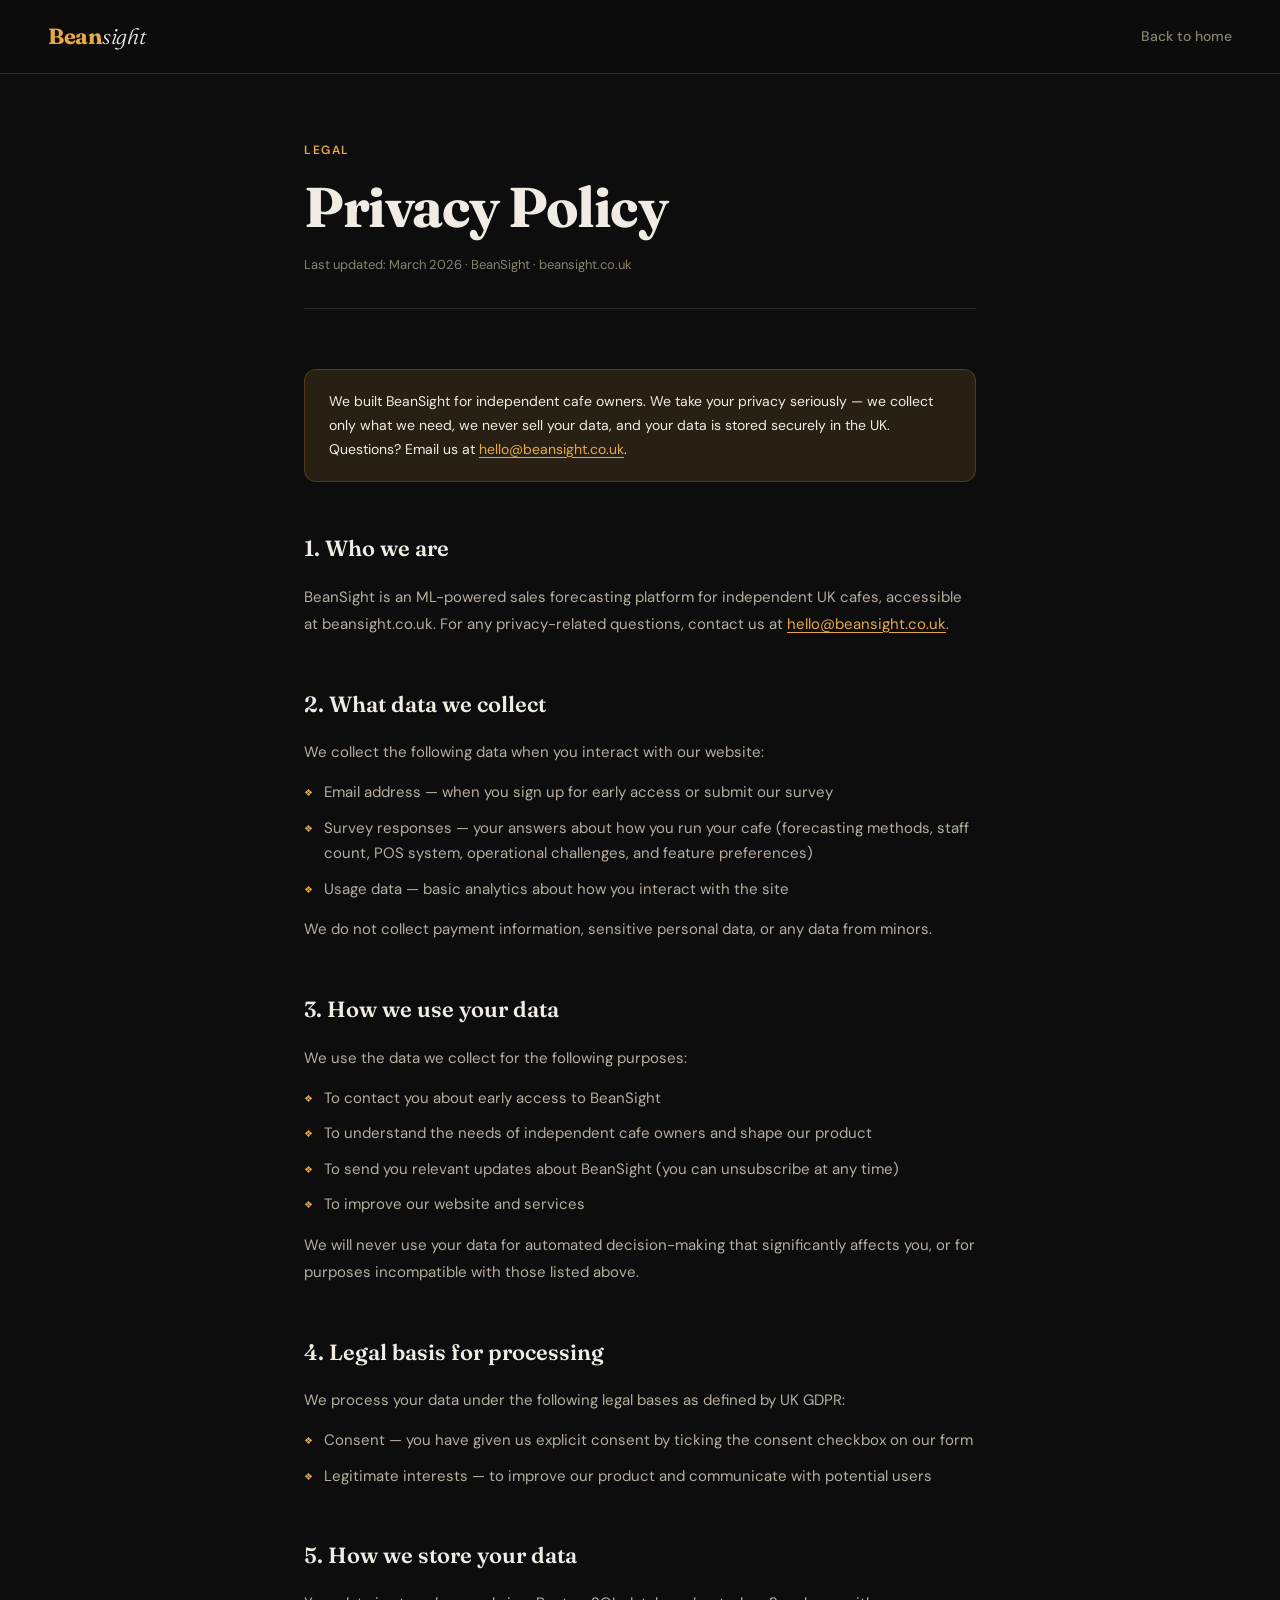
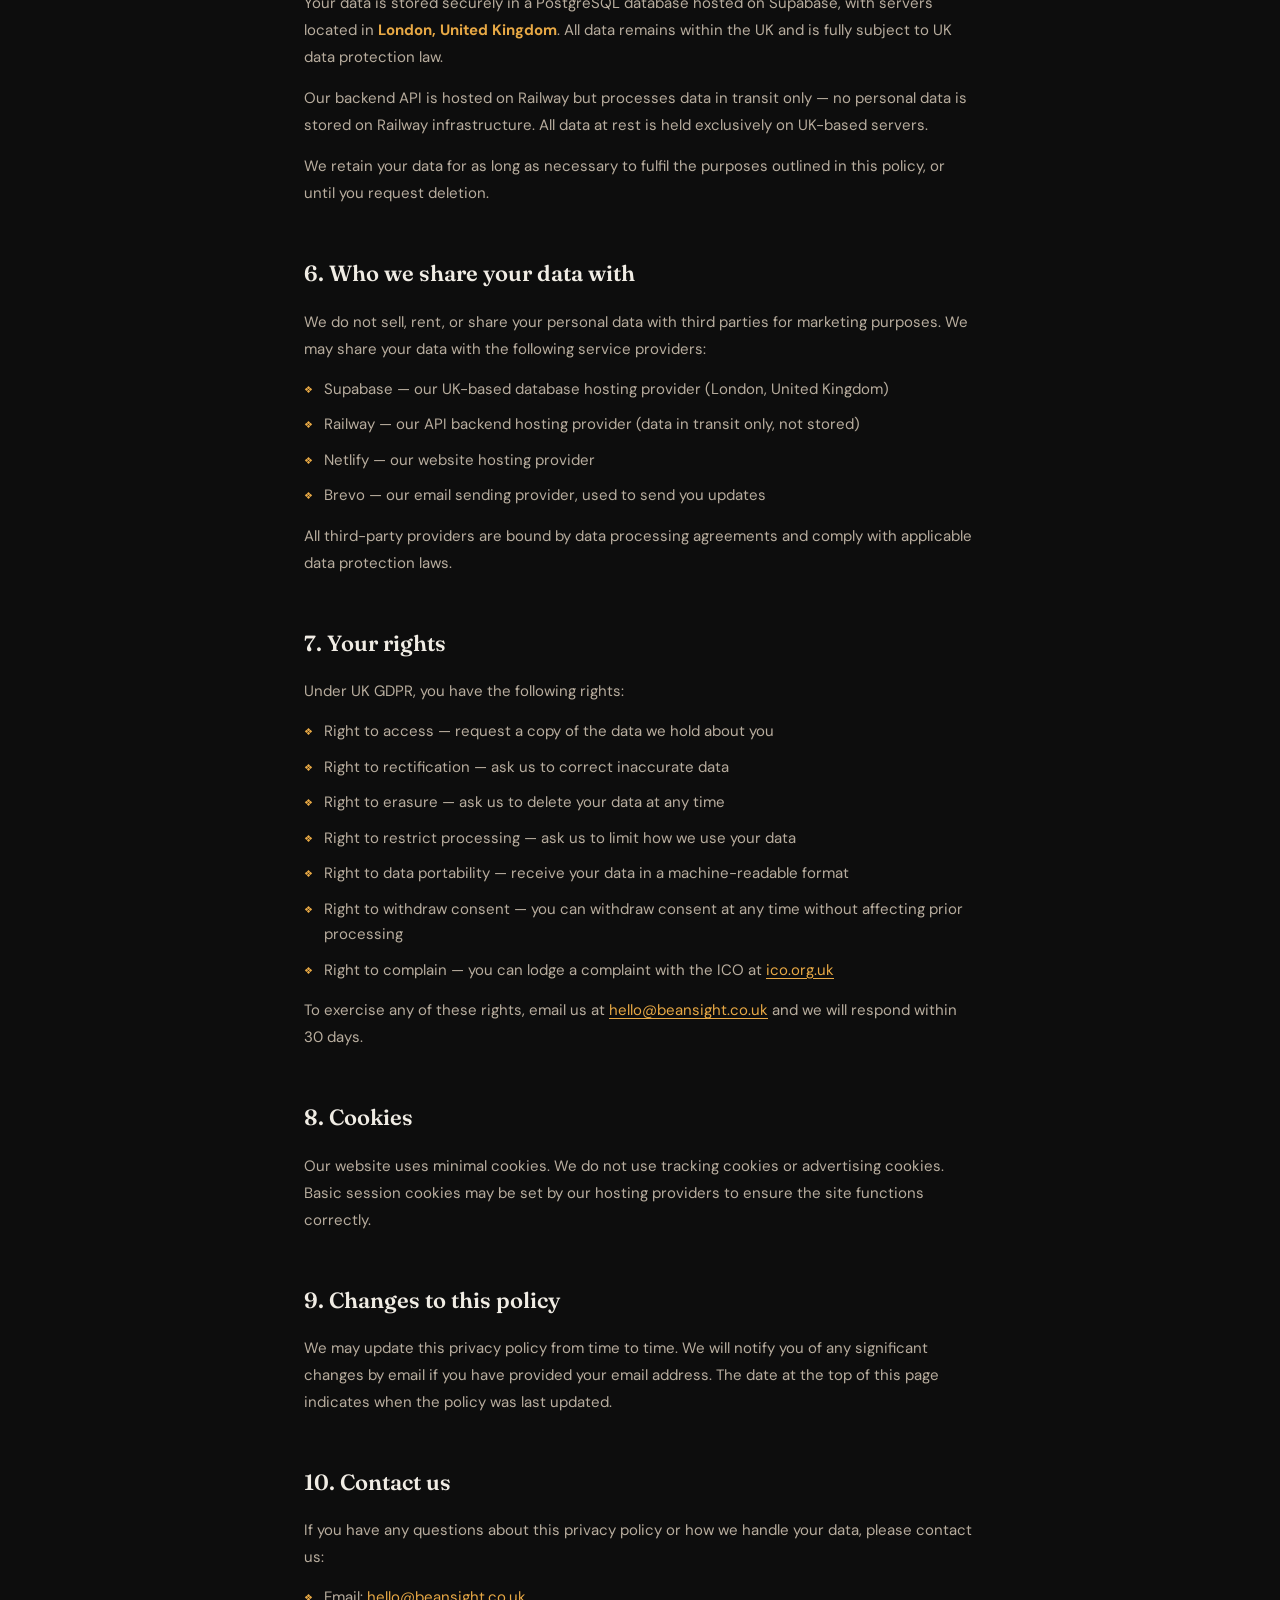
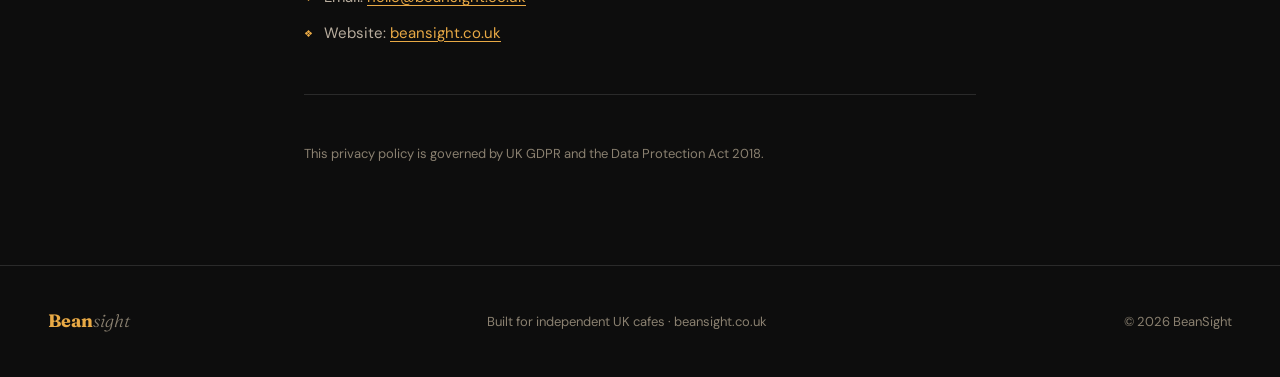
<file: privacy.html>
<!DOCTYPE html>
<html lang="en">
<head>
  <meta charset="UTF-8" />
  <meta name="viewport" content="width=device-width, initial-scale=1.0" />
  <title>Privacy Policy – BeanSight</title>
  <link rel="preconnect" href="https://fonts.googleapis.com" />
  <link rel="preconnect" href="https://fonts.gstatic.com" crossorigin />
  <link href="https://fonts.googleapis.com/css2?family=Fraunces:ital,wght@0,300;0,400;0,600;0,700;1,300;1,400&family=DM+Sans:wght@300;400;500;600&display=swap" rel="stylesheet" />
  <link rel="icon" type="image/png" href="favicon-32x32.png" />
  <style>
    *, *::before, *::after { box-sizing: border-box; margin: 0; padding: 0; }
    :root {
      --bg: #0d0d0d; --bg2: #141414; --card: #1e1e1e; --border: #2a2a2a;
      --amber: #e8a945; --amber-dim: rgba(232,169,69,0.12);
      --text: #f0ece4; --text-muted: #8a8070; --text-mid: #b8ad9e;
    }
    html { scroll-behavior: smooth; }
    body { background: var(--bg); color: var(--text); font-family: 'DM Sans', sans-serif; font-size: 16px; line-height: 1.7; overflow-x: hidden; }
    nav { position: fixed; top: 0; left: 0; right: 0; z-index: 100; display: flex; align-items: center; justify-content: space-between; padding: 18px 48px; background: rgba(13,13,13,0.85); backdrop-filter: blur(16px); border-bottom: 1px solid var(--border); }
    .nav-logo { font-family: 'Fraunces', serif; font-size: 22px; font-weight: 700; color: var(--amber); text-decoration: none; letter-spacing: -0.3px; }
    .nav-logo span { color: var(--text); font-weight: 300; font-style: italic; }
    .nav-back { color: var(--text-muted); text-decoration: none; font-size: 14px; font-weight: 500; transition: color 0.2s; }
    .nav-back:hover { color: var(--text); }
    .page { max-width: 720px; margin: 0 auto; padding: 140px 24px 100px; }
    .page-eyebrow { font-size: 12px; text-transform: uppercase; letter-spacing: 1.5px; color: var(--amber); font-weight: 600; margin-bottom: 16px; }
    .page-title { font-family: 'Fraunces', serif; font-size: clamp(36px, 5vw, 56px); font-weight: 700; line-height: 1.1; letter-spacing: -1.5px; margin-bottom: 16px; }
    .page-date { font-size: 13px; color: var(--text-muted); margin-bottom: 60px; padding-bottom: 32px; border-bottom: 1px solid var(--border); }
    .highlight-box { background: var(--amber-dim); border: 1px solid rgba(232,169,69,0.2); border-radius: 12px; padding: 20px 24px; margin-bottom: 48px; font-size: 14px; color: var(--text); line-height: 1.7; }
    .highlight-box a { color: var(--amber); text-decoration: underline; text-underline-offset: 3px; }
    .policy-section { margin-bottom: 48px; }
    .policy-section h2 { font-family: 'Fraunces', serif; font-size: 22px; font-weight: 600; margin-bottom: 16px; color: var(--text); }
    .policy-section p { font-size: 15px; color: var(--text-mid); line-height: 1.8; margin-bottom: 14px; }
    .policy-section ul { list-style: none; margin: 12px 0 14px; display: flex; flex-direction: column; gap: 10px; }
    .policy-section ul li { font-size: 15px; color: var(--text-mid); padding-left: 20px; position: relative; }
    .policy-section ul li::before { content: '❖'; position: absolute; left: 0; color: var(--amber); font-size: 10px; top: 4px; }
    .policy-section a { color: var(--amber); text-decoration: underline; text-underline-offset: 3px; }
    .divider { border: none; border-top: 1px solid var(--border); margin: 48px 0; }
    footer { padding: 40px 48px; border-top: 1px solid var(--border); display: flex; justify-content: space-between; align-items: center; flex-wrap: wrap; gap: 16px; }
    .footer-logo { font-family: 'Fraunces', serif; font-size: 18px; font-weight: 700; color: var(--amber); text-decoration: none; }
    .footer-logo span { color: var(--text-muted); font-weight: 300; font-style: italic; }
    footer p { font-size: 13px; color: var(--text-muted); }
    @media (max-width: 768px) { nav { padding: 14px 20px; } .page { padding: 100px 16px 60px; } footer { padding: 32px 20px; flex-direction: column; align-items: flex-start; } }
  </style>
</head>
<body>

<nav>
  <a href="/" class="nav-logo">Bean<span>sight</span></a>
  <a href="/" class="nav-back">Back to home</a>
</nav>

<div class="page">
  <div class="page-eyebrow">Legal</div>
  <h1 class="page-title">Privacy Policy</h1>
  <p class="page-date">Last updated: March 2026 · BeanSight · beansight.co.uk</p>

  <div class="highlight-box">
    We built BeanSight for independent cafe owners. We take your privacy seriously — we collect only what we need, we never sell your data, and your data is stored securely in the UK. Questions? Email us at <a href="mailto:hello@beansight.co.uk">hello@beansight.co.uk</a>.
  </div>

  <div class="policy-section">
    <h2>1. Who we are</h2>
    <p>BeanSight is an ML-powered sales forecasting platform for independent UK cafes, accessible at beansight.co.uk. For any privacy-related questions, contact us at <a href="mailto:hello@beansight.co.uk">hello@beansight.co.uk</a>.</p>
  </div>

  <div class="policy-section">
    <h2>2. What data we collect</h2>
    <p>We collect the following data when you interact with our website:</p>
    <ul>
      <li>Email address — when you sign up for early access or submit our survey</li>
      <li>Survey responses — your answers about how you run your cafe (forecasting methods, staff count, POS system, operational challenges, and feature preferences)</li>
      <li>Usage data — basic analytics about how you interact with the site</li>
    </ul>
    <p>We do not collect payment information, sensitive personal data, or any data from minors.</p>
  </div>

  <div class="policy-section">
    <h2>3. How we use your data</h2>
    <p>We use the data we collect for the following purposes:</p>
    <ul>
      <li>To contact you about early access to BeanSight</li>
      <li>To understand the needs of independent cafe owners and shape our product</li>
      <li>To send you relevant updates about BeanSight (you can unsubscribe at any time)</li>
      <li>To improve our website and services</li>
    </ul>
    <p>We will never use your data for automated decision-making that significantly affects you, or for purposes incompatible with those listed above.</p>
  </div>

  <div class="policy-section">
    <h2>4. Legal basis for processing</h2>
    <p>We process your data under the following legal bases as defined by UK GDPR:</p>
    <ul>
      <li>Consent — you have given us explicit consent by ticking the consent checkbox on our form</li>
      <li>Legitimate interests — to improve our product and communicate with potential users</li>
    </ul>
  </div>

  <div class="policy-section">
    <h2>5. How we store your data</h2>
    <p>Your data is stored securely in a PostgreSQL database hosted on Supabase, with servers located in <strong style="color:var(--amber)">London, United Kingdom</strong>. All data remains within the UK and is fully subject to UK data protection law.</p>
    <p>Our backend API is hosted on Railway but processes data in transit only — no personal data is stored on Railway infrastructure. All data at rest is held exclusively on UK-based servers.</p>
    <p>We retain your data for as long as necessary to fulfil the purposes outlined in this policy, or until you request deletion.</p>
  </div>

  <div class="policy-section">
    <h2>6. Who we share your data with</h2>
    <p>We do not sell, rent, or share your personal data with third parties for marketing purposes. We may share your data with the following service providers:</p>
    <ul>
      <li>Supabase — our UK-based database hosting provider (London, United Kingdom)</li>
      <li>Railway — our API backend hosting provider (data in transit only, not stored)</li>
      <li>Netlify — our website hosting provider</li>
      <li>Brevo — our email sending provider, used to send you updates</li>
    </ul>
    <p>All third-party providers are bound by data processing agreements and comply with applicable data protection laws.</p>
  </div>

  <div class="policy-section">
    <h2>7. Your rights</h2>
    <p>Under UK GDPR, you have the following rights:</p>
    <ul>
      <li>Right to access — request a copy of the data we hold about you</li>
      <li>Right to rectification — ask us to correct inaccurate data</li>
      <li>Right to erasure — ask us to delete your data at any time</li>
      <li>Right to restrict processing — ask us to limit how we use your data</li>
      <li>Right to data portability — receive your data in a machine-readable format</li>
      <li>Right to withdraw consent — you can withdraw consent at any time without affecting prior processing</li>
      <li>Right to complain — you can lodge a complaint with the ICO at <a href="https://ico.org.uk" target="_blank">ico.org.uk</a></li>
    </ul>
    <p>To exercise any of these rights, email us at <a href="mailto:hello@beansight.co.uk">hello@beansight.co.uk</a> and we will respond within 30 days.</p>
  </div>

  <div class="policy-section">
    <h2>8. Cookies</h2>
    <p>Our website uses minimal cookies. We do not use tracking cookies or advertising cookies. Basic session cookies may be set by our hosting providers to ensure the site functions correctly.</p>
  </div>

  <div class="policy-section">
    <h2>9. Changes to this policy</h2>
    <p>We may update this privacy policy from time to time. We will notify you of any significant changes by email if you have provided your email address. The date at the top of this page indicates when the policy was last updated.</p>
  </div>

  <div class="policy-section">
    <h2>10. Contact us</h2>
    <p>If you have any questions about this privacy policy or how we handle your data, please contact us:</p>
    <ul>
      <li>Email: <a href="mailto:hello@beansight.co.uk">hello@beansight.co.uk</a></li>
      <li>Website: <a href="https://beansight.co.uk">beansight.co.uk</a></li>
    </ul>
  </div>

  <hr class="divider"/>
  <p style="font-size:13px;color:var(--text-muted);">This privacy policy is governed by UK GDPR and the Data Protection Act 2018.</p>
</div>

<footer>
  <a href="/" class="footer-logo">Bean<span>sight</span></a>
  <p>Built for independent UK cafes · beansight.co.uk</p>
  <p>© 2026 BeanSight</p>
</footer>

</body>
</html>
</file>
